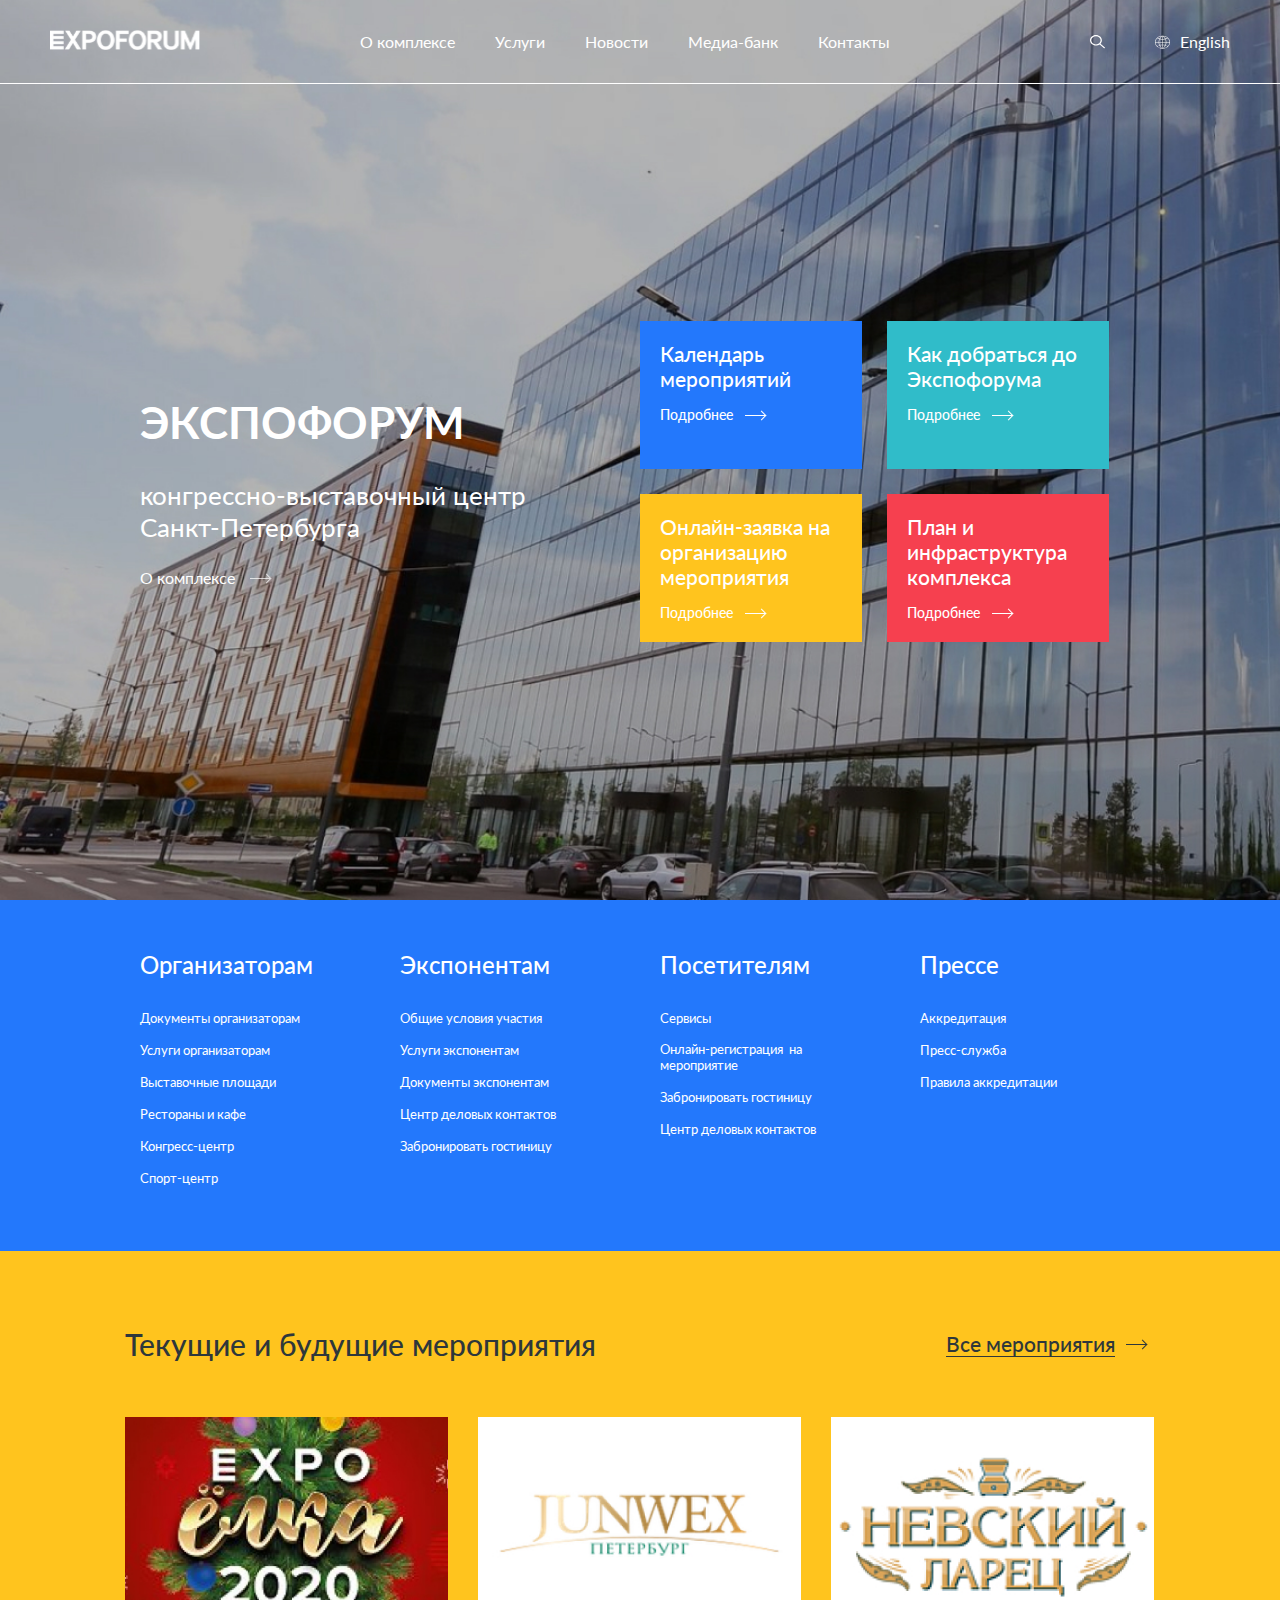
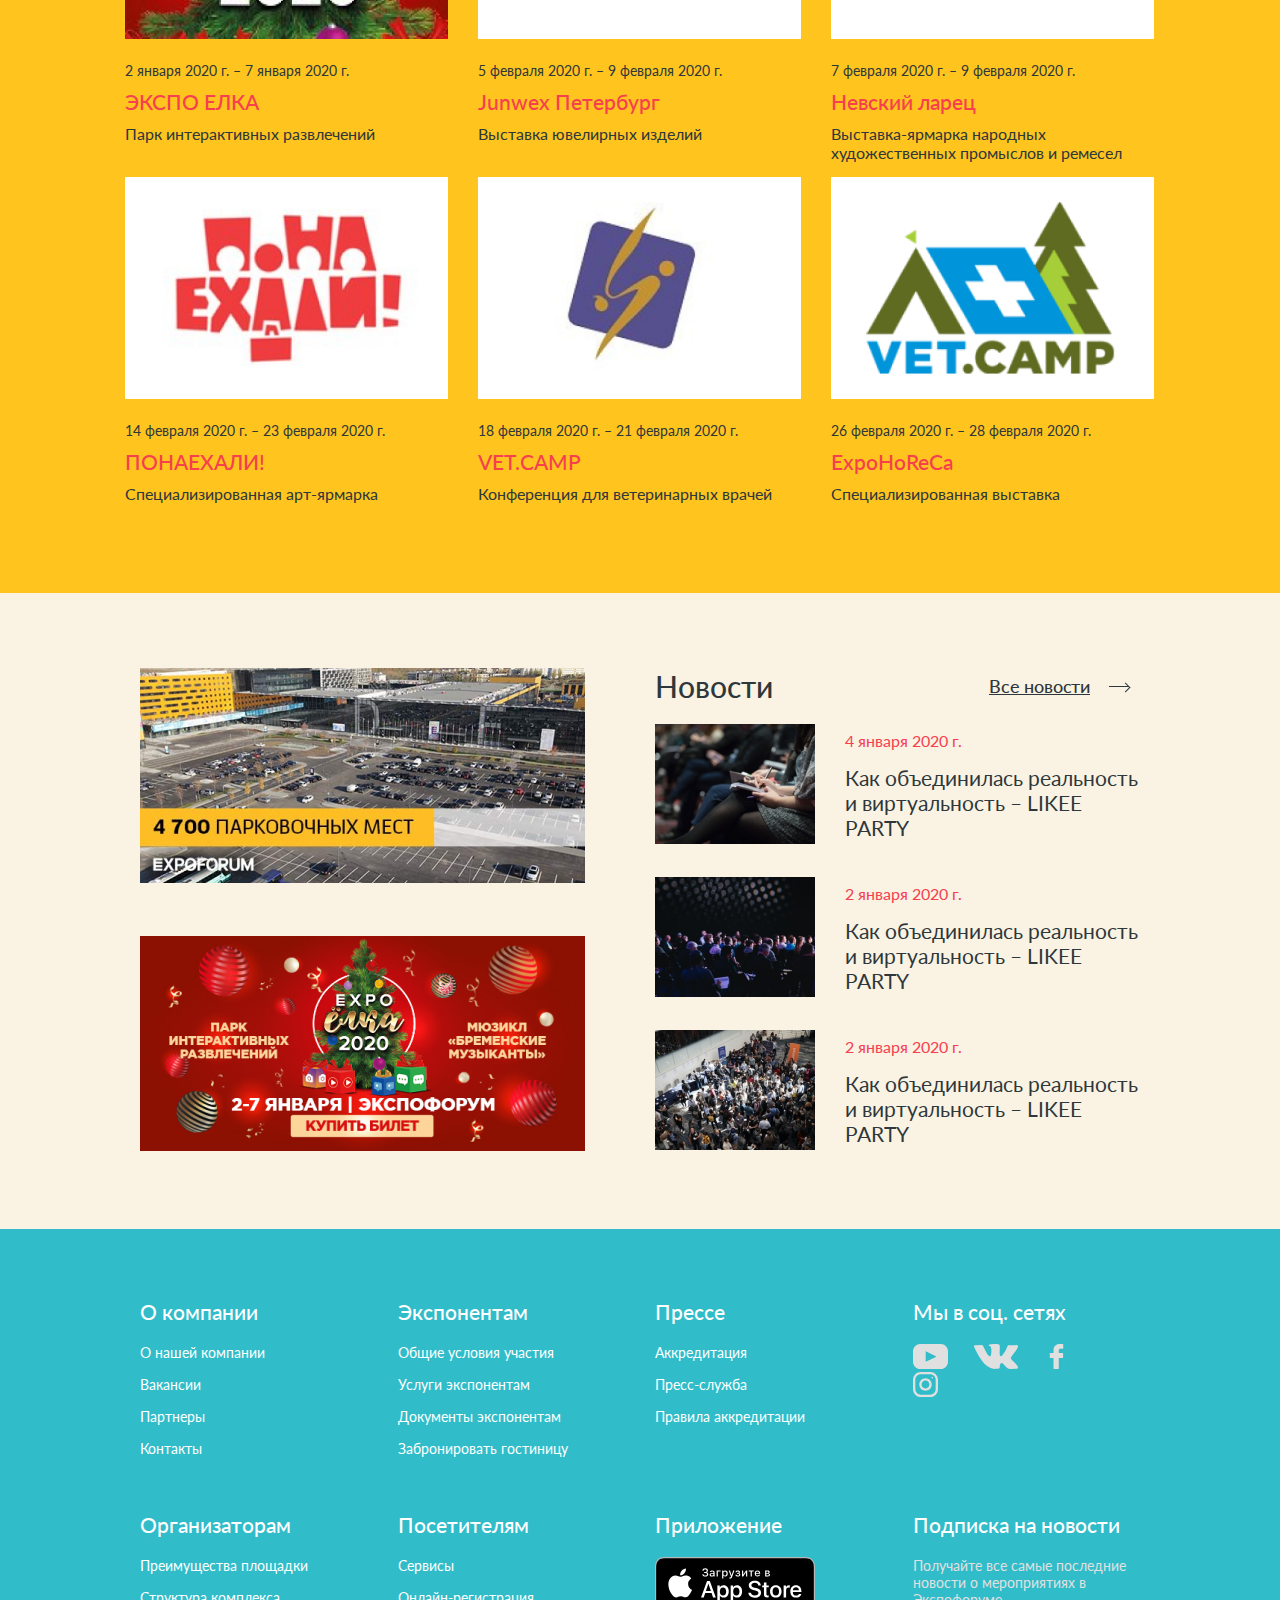
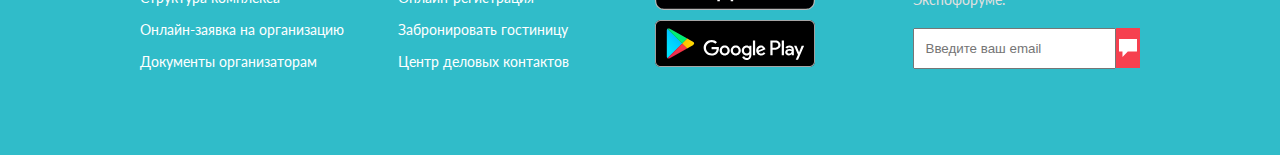
<file: ExpoForum/index.html>
<!DOCTYPE html>
<html lang="en">
<head>
	<meta charset="UTF-8">
	<title>ExpoForum</title>
	<meta name="viewport" content="width=device-width, initial-scale=1">
	<link rel="stylesheet" href="css/main.css">
	<link href="https://fonts.googleapis.com/css?family=Lato:400,700&display=swap" rel="stylesheet">
</head>
<body>
	<!-- Header start -->
	<div class="header">
		<div class="header_inner">
			<div class="logo"> 	
				<img class="header_logo" src="img/logo.svg" alt="">
			</div>

			<nav class="nav">
				<a class="nav_link" href="">О комплексе</a>
				<a class="nav_link" href="">Услуги</a>
				<a class="nav_link" href="">Новости</a>
				<a class="nav_link" href="">Медиа-банк</a>
				<a class="nav_link" href="">Контакты</a>
				
			</nav>
			<div class="search">
				<img class="search_logo" src="img/Search.svg" alt="">
				<div class="language">
					<img class="globe" src="img/Globe.svg" alt="">
					<a class="language_text" href="#">English</a>
				</div>
			</div>
		</div>
	</div>
	<!-- Header end -->
	<!-- Main Start -->
	<div class="main">
		<div class="container">
			<div class="main_inner">
				<div class="main__items">
					<div class="main__item">
						<div class="main__tittle">
							<h1>ЭКСПОФОРУМ</h1>
						</div>
						<div class="main__subtittle">
							<h3>конгрессно-выставочный центр Санкт-Петербурга</h3>
						</div>
						<div class="main__text">О комплексе</div>
					</div>
					<div class="main__item">
						<div class="main__boxes">
							<div class="main__box1">
								<div class="boxes__suptittle">
									<p>Календарь мероприятий</p>
								</div>
								<div class="boxes__text">
									<p>Подробнее</p>
								</div>
							</div>
							<div class="main__box1  box2">
								<div class="boxes__suptittle">
									<p>Как добраться до Экспофорума</p>
								</div>
								<div class="boxes__text">
									<p>Подробнее</p>
								</div>
							</div>
							<div class="main__box1 box3">
								<div class="boxes__suptittle">
									<p>Онлайн-заявка на организацию мероприятия</p>
								</div>
								<div class="boxes__text">
									<p>Подробнее</p>
								</div>
							</div>
							<div class="main__box1  box4">
								<div class="boxes__suptittle">
									<p>План и инфраструктура комплекса</p>
								</div>
								<div class="boxes__text">
									<p>Подробнее</p>
								</div>
							</div>
						</div>
					</div>
				</div>
			</div>
		</div>
	</div>
		<!-- Main End -->
		<!-- Services Start -->
	<div class="services">
		<div class="container">
			<div class="services__inner">
				<div class="services__item">
					<div class="services__name">Организаторам</div>
					<div class="services__list">
						<ul>
							<li><a class="list" href="#">Документы организаторам</a></li>
							<li><a class="list" href="#">Услуги организаторам</a></li>
							<li><a class="list" href="#">Выставочные площади</a></li>
							<li><a class="list" href="#">Рестораны и кафе</a></li>
							<li><a class="list" href="#">Конгресс-центр</a></li>
							<li><a class="list" href="#">Спорт-центр</a></li>
						</ul>
					</div>
				</div>
				<div class="services__item">
					<div class="services__name">Экспонентам</div>
					<div class="services__list">
						<ul>
							<li><a class="list" href="#">Общие условия участия</a></li>
							<li><a class="list" href="#">Услуги экспонентам</a></li>
							<li><a class="list" href="#">Документы экспонентам</a></li>
							<li><a class="list" href="#">Центр деловых контактов</a></li>
							<li><a class="list" href="#">Забронировать гостиницу</a></li>
						</ul>
					</div>
				</div>
				<div class="services__item">
					<div class="services__name">Посетителям</div>
					<div class="services__list">
						<ul>
							<li><a class="list" href="#">Сервисы</a></li>
							<li><a class="list list_long" href="#">Онлайн-регистрация  на мероприятие </a></li>
							<li><a class="list" href="#">Забронировать гостиницу</a></li>
							<li><a class="list" href="#">Центр деловых контактов</a></li>
						</ul>
					</div>
				</div>
				<div class="services__item">
					<div class="services__name">Прессе</div>
					<div class="services__list">
						<ul>
							<li><a class="list" href="#">Аккредитация</a></li>
							<li><a class="list" href="#">Пресс-служба</a></li>
							<li><a class="list" href="#">Правила аккредитации</a></li>
						</ul>
					</div>
				</div>
			</div>
		</div>
	</div>
		<!-- Services End -->
		<!-- Activity Start -->
	<div class="activity">
		<div class="container">
			<div class="activity__inner">
				<div class="activity__tittle">
					<div class="the_present_activity">
						<p>Текущие и будущие мероприятия</p>
					</div>
					<div class="all_activity">
						<p>Все мероприятия</p>
					</div>
				</div>
				<div class="activity__items">
					<div class="activity__item">
						<div class="activity__img">
							<img class="activ__icn" src="img/elka.jpg" alt="">
						</div>
						<div class="activity__data">
							<p>2 января 2020 г. – 7 января 2020 г.</p>
						</div>
						<div class="activity__name">
							<p>ЭКСПО ЕЛКА</p>
						</div>
						<div class="activity__place">
							<p>Парк интерактивных развлечений</p>
						</div>
					</div>
					<div class="activity__item">
						<div class="activity__img">
							<img class="activ__icn" src="img/junwex.jpg" alt="">
						</div>
						<div class="activity__data">
							<p>5 февраля 2020 г. – 9 февраля 2020 г.</p>
						</div>
						<div class="activity__name">
							<p>Junwex Петербург</p>
						</div>
						<div class="activity__place">
							<p>Выставка ювелирных изделий</p>
						</div>
					</div>
					<div class="activity__item">
						<div class="activity__img">
							<img class="activ__icn" src="img/nevski.jpg" alt="">
						</div>
						<div class="activity__data">
							<p>7 февраля 2020 г. – 9 февраля 2020 г.</p>
						</div>
						<div class="activity__name">
							<p>Невский ларец</p>
						</div>
						<div class="activity__place">
							<p>Выставка-ярмарка народных художественных промыслов и ремесел</p>
						</div>
					</div>
					<div class="activity__item">
						<div class="activity__img">
							<img class="activ__icn" src="img/ponaexali.jpg" alt="">
						</div>
						<div class="activity__data">
							<p>14 февраля 2020 г. – 23 февраля 2020 г.</p>
						</div>
						<div class="activity__name">
							<p>ПОНАЕХАЛИ!</p>
						</div>
						<div class="activity__place">
							<p>Специализированная арт-ярмарка</p>
						</div>
					</div>
					<div class="activity__item">
						<div class="activity__img">
							<img class="activ__icn" src="img/vet-camp.jpg" alt="">
						</div>
						<div class="activity__data">
							<p>18 февраля 2020 г. – 21 февраля 2020 г.</p>
						</div>
						<div class="activity__name">
							<p>VET.CAMP</p>
						</div>
						<div class="activity__place">
							<p>Конференция для ветеринарных врачей</p>
						</div>
					</div>
					<div class="activity__item">
						<div class="activity__img">
							<img class="activ__icn" src="img/vet_cump.jpg" alt="">
						</div>
						<div class="activity__data">
							<p>26 февраля 2020 г. – 28 февраля 2020 г.</p>
						</div>
						<div class="activity__name">
							<p>ExpoHoReCa</p>
						</div>
						<div class="activity__place">
							<p>Специализированная выставка</p>
						</div>
					</div>
				</div>
			</div>
		</div>
	</div>
		<!-- Activity End -->
		<!-- News Start -->
	<div class="news">
		<div class="container">
			<div class="news__inner">
				<div class="news__items">
					<div class="news__item">
						<div class="news__icon">
							<img class="news_photo1" src="img/parking.jpg" alt="">
							<img class="news_photo2" src="img/ticket.jpg" alt="">
						</div>
					</div>
					<div class="news__item">
						<div class="news__subtittle">
							<div class="news__tittle">Новости</div>
							<div class="news__text">Все новости</div>
						</div>
						<div class="news__main">
							<div class="news__logo">
								<img class="new_photo" src="img/1.jpg" alt="">
							</div>
							<div class="news_information">
								<div class="data">
									<p>4 января 2020 г.</p>
								</div>
								<div class="information">
									<p>Как объединилась реальность и виртуальность – LIKEE PARTY</p>
								</div>
							</div>
						</div>
						<div class="news__main">
							<div class="news__logo">
								<img class="new_photo" src="img/2.jpg" alt="">
							</div>
							<div class="news_information">
								<div class="data">
									<p>2 января 2020 г.</p>
								</div>
								<div class="information">
									<p>Как объединилась реальность и виртуальность – LIKEE PARTY</p>
								</div>
							</div>
						</div>
						<div class="news__main">
							<div class="news__logo">
								<img class="new_photo" src="img/3.jpg" alt="">
							</div>
							<div class="news_information">
								<div class="data">
									<p>2 января 2020 г.</p>
								</div>
								<div class="information">
									<p>Как объединилась реальность и виртуальность – LIKEE PARTY</p>
								</div>
							</div>
						</div>
					</div>
				</div>
			</div>
		</div>
	</div>
	<!-- News--End -->
	<!-- Footer Start -->
	<div class="footer">
		<div class="container">
			<div class="footer__inner">
				<div class="footer__items">
					<div class="footer__item"> 	<!-- Item num one -->
						<div class="footer__tittle">О компании</div>
						<div class="footer__list">
							<ul>
								<li><a class="footer_link" href="#">О нашей компании</a></li>
								<li><a class="footer_link" href="#">Вакансии</a></li>
								<li><a class="footer_link" href="#">Партнеры</a></li>
								<li><a class="footer_link" href="#">Контакты</a></li>
							</ul>
						</div>
					</div> <!-- Item num one -->
					<div class="footer__item"> <!-- Item num two -->
						<div class="footer__tittle">Экспонентам</div>
						<div class="footer__list">
							<ul>
								<li><a class="footer_link" href="#">Общие условия участия</a></li>
								<li><a class="footer_link" href="#">Услуги экспонентам</a></li>
								<li><a class="footer_link" href="#">Документы экспонентам</a></li>
								<li><a class="footer_link" href="#">Забронировать гостиницу</a></li>
							</ul>
						</div>
					</div> <!-- Item num two -->
					<div class="footer__item"> <!-- Item num there -->
						<div class="footer__tittle">Прессе</div>
						<div class="footer__list">
							<ul>
								<li><a class="footer_link" href="#">Аккредитация</a></li>
								<li><a class="footer_link" href="#">Пресс-служба</a></li>
								<li><a class="footer_link" href="#">Правила аккредитации</a></li>
							</ul>
						</div>
					</div> <!-- Item num there -->
					<div class="footer__item"> <!-- Item num four -->
						<div class="footer__tittle">Мы в соц. сетях</div>
						<div class="footer__network">
							<img class="network_icon" src="img/youtube.svg" alt="">
							<img class="network_icon" src="img/VK.svg" alt="">
							<img class="network_icon" src="img/facebook-logo.svg" alt="">
							<img class="network_icon" src="img/instagram.svg" alt="">
						</div>
					</div> <!-- Item num four -->
					<div class="footer__item"> 	<!-- Item num five -->
						<div class="footer__tittle">Организаторам</div>
						<div class="footer__list">
							<ul>
								<li><a class="footer_link" href="#">Преимущества площадки</a></li>
								<li><a class="footer_link" href="#">Структура комплекса</a></li>
								<li><a class="footer_link" href="#">Онлайн-заявка на организацию</a></li>
								<li><a class="footer_link" href="#">Документы организаторам</a></li>
							</ul>
						</div>
					</div> <!-- Item num five -->
					<div class="footer__item"> 	<!-- Item num six -->
						<div class="footer__tittle">Посетителям</div>
						<div class="footer__list">
							<ul>
								<li><a class="footer_link" href="#">Сервисы</a></li>
								<li><a class="footer_link" href="#">Онлайн-регистрация</a></li>
								<li><a class="footer_link" href="#">Забронировать гостиницу</a></li>
								<li><a class="footer_link" href="#">Центр деловых контактов</a></li>
							</ul>
						</div>
					</div> <!-- Item num six -->
					<div class="footer__item"> 	<!-- Item num seven -->
						<div class="footer__tittle">Приложение</div>
						<div class="footer__applications">
							<img class="application" src="img/App Store.svg" alt="">
							<img class="application" src="img/google play.svg" alt="">
						</div>
					</div> <!-- Item num seven -->
						<div class="footer__item"> 	<!-- Item num seven -->
						<div class="footer__tittle">Подписка на новости</div>
						<div class="footer__subscription">
							<div class="subscription__text">
								<p>Получайте все самые последние новости о мероприятиях в Экспофоруме.</p>
							</div>
							<div class="footer__form">
								<input class="input" type="email" placeholder="Введите ваш email">
								<div class="footer_comment">
									<img class="comment_icon" src="img/rectangular-speech-bubble.svg" alt="">
								</div>
							</div>
						</div>
					</div> <!-- Item num seven -->
				</div>
			</div>
		</div>
	</div>
	<!-- Footer end -->
</body>
</html>
</file>
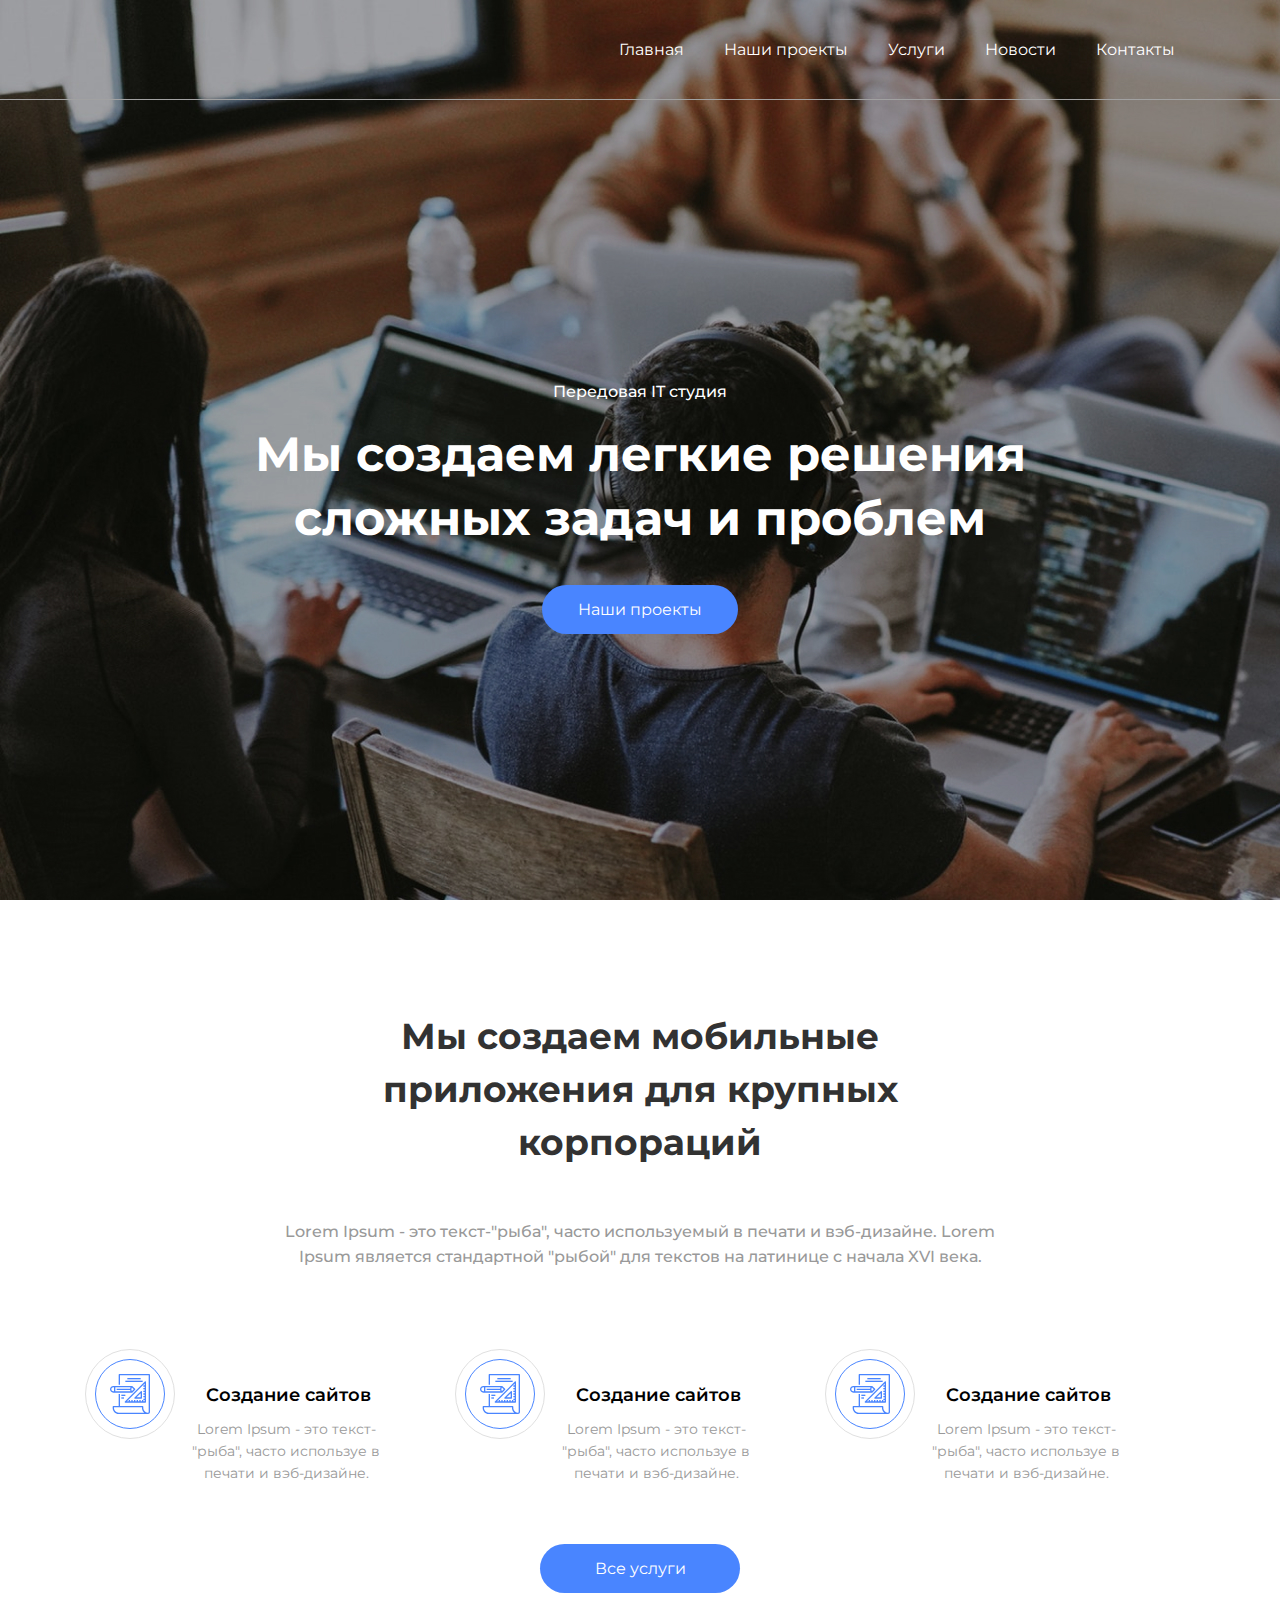
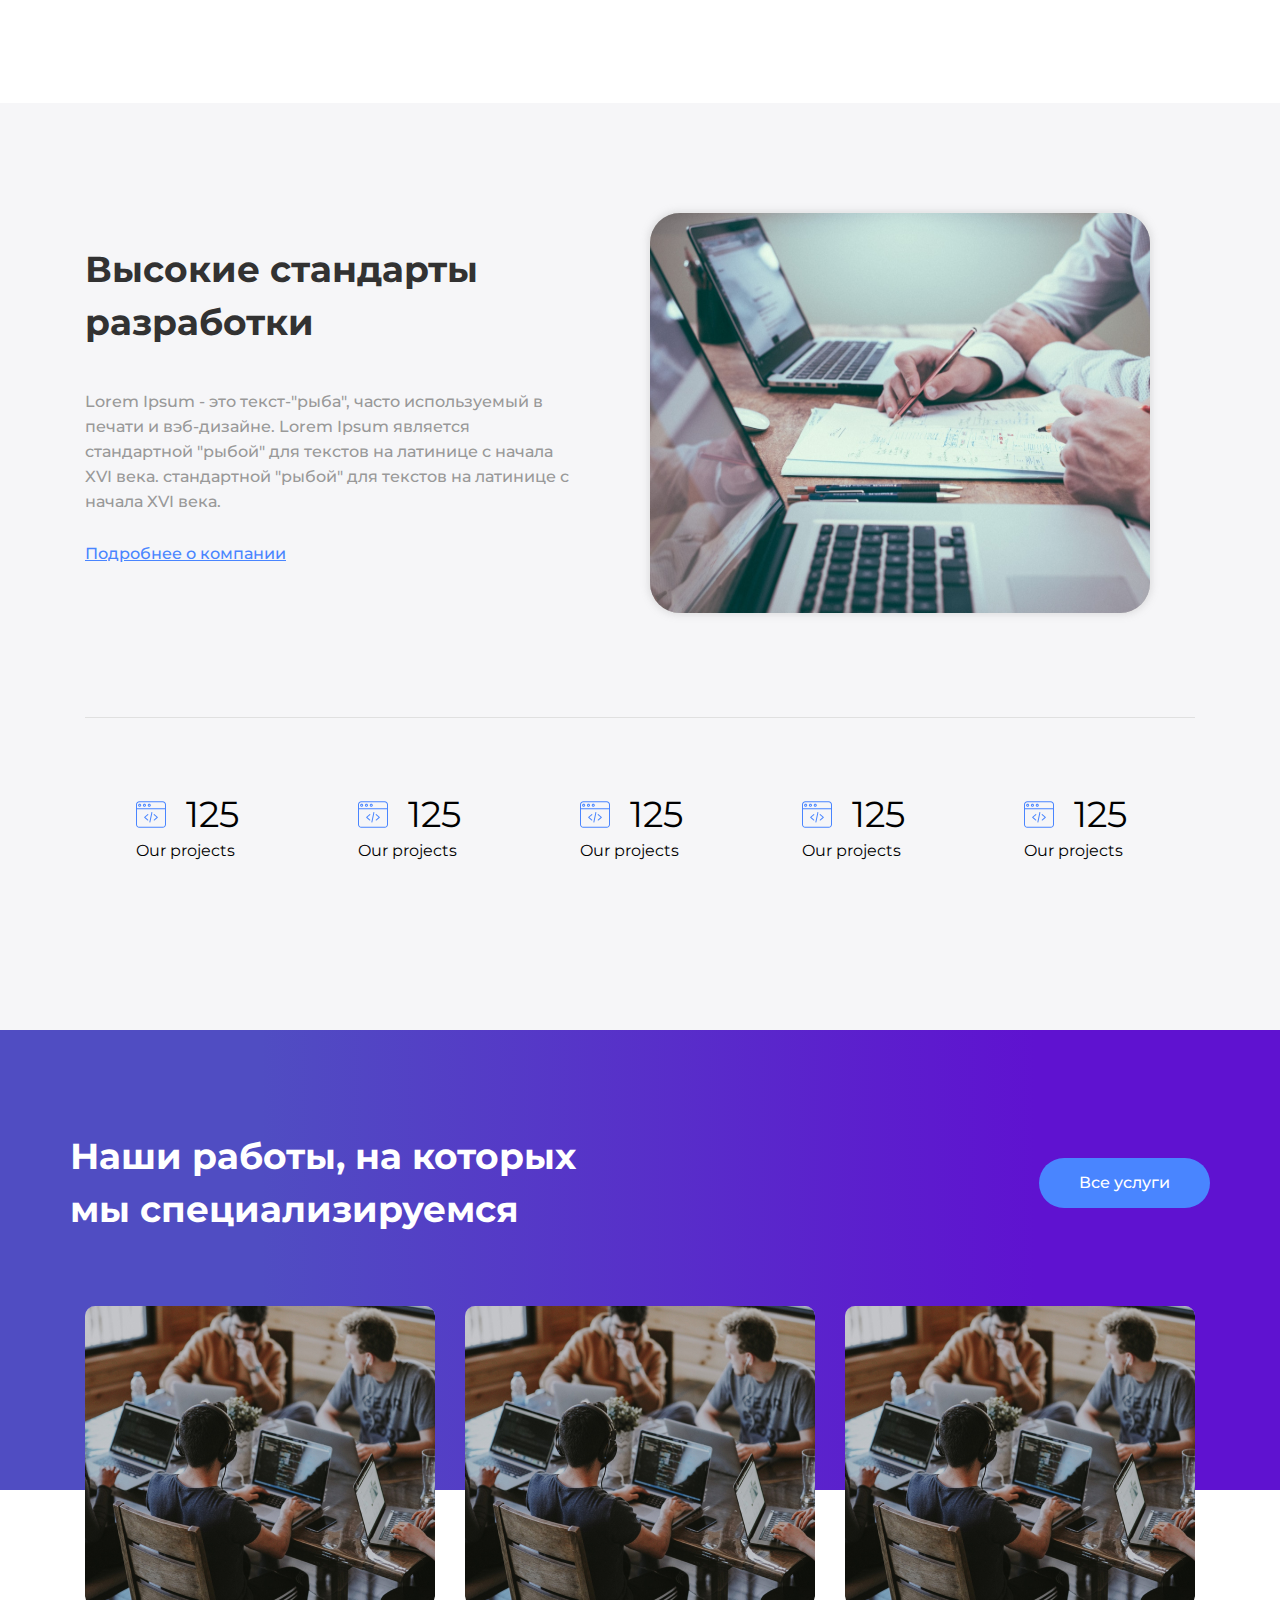
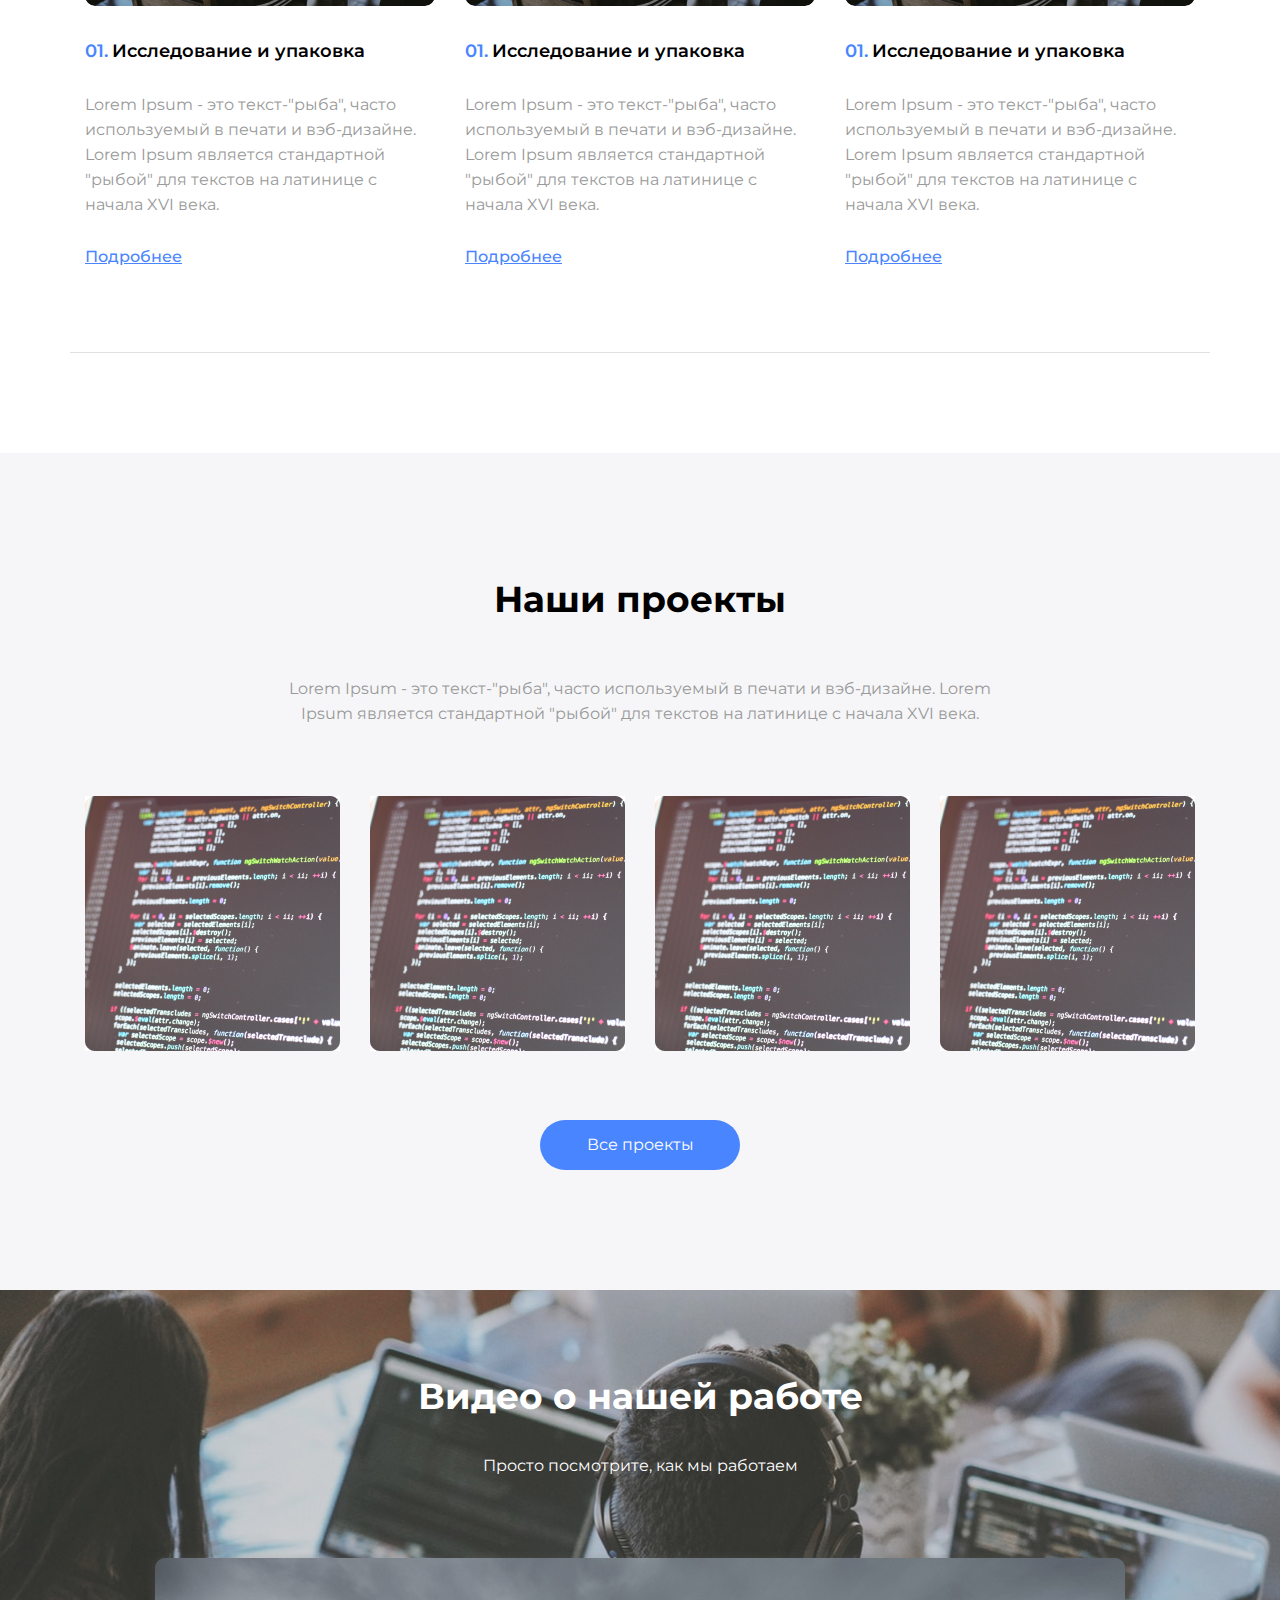
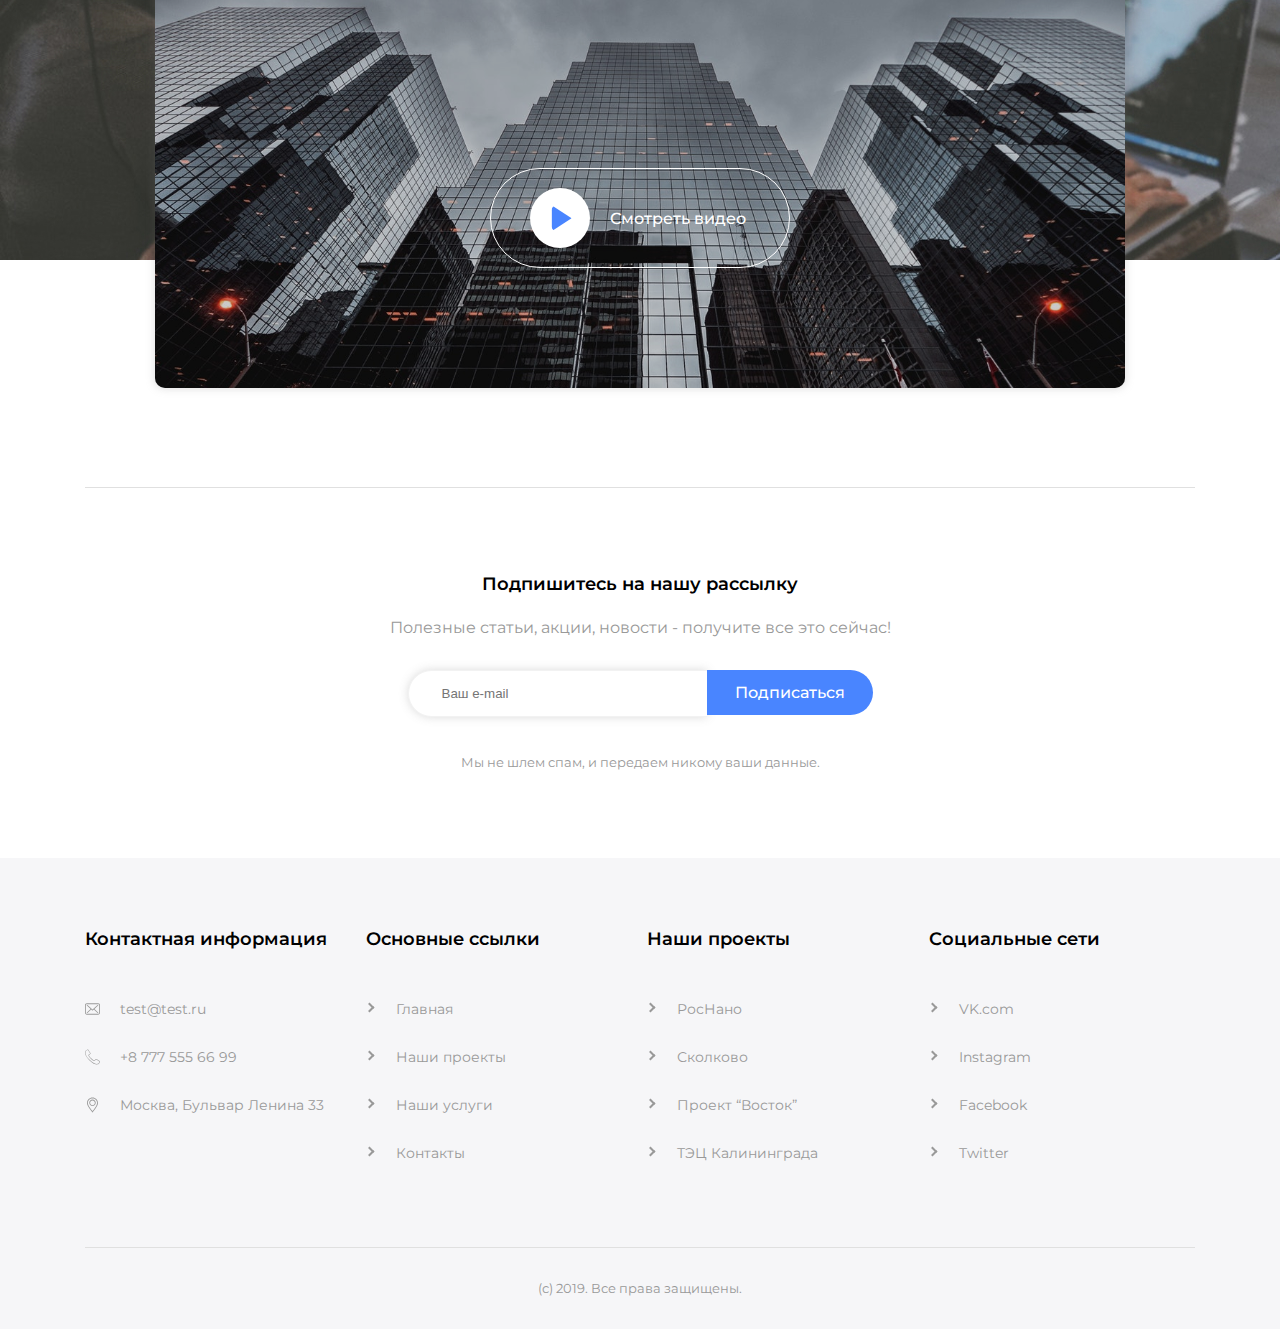
<file: ITStudio/index.html>
<!DOCTYPE html>
<html lang="en">
<head>
	<meta charset="UTF-8">
	<meta name="viewport" content="width=device-width, initial-scale=1">
	<title>IT_Studio</title>
	<link rel="stylesheet" href="css/main.css">
	<link href="https://fonts.googleapis.com/css?family=Montserrat:400,500,700&display=swap" rel="stylesheet">
	<link rel="stylesheet" href="css/media1200.css">
	<link rel="stylesheet" href="css/media1024.css">
	<link rel="stylesheet" href="css/media768.css">
	<link rel="stylesheet" href="css/media640.css">
	<link rel="stylesheet" href="css/media480.css">
</head>
<body>
		<!-- Header  section Start -->
	<header class="header">
		<div class="container">
			<div class="header__inner">
				<nav class="nav">
					<a class="nav__link" href="#">Главная</a>
					<a class="nav__link" href="#">Наши проекты</a>
					<a class="nav__link" href="#">Услуги</a>
					<a class="nav__link" href="#">Новости</a>
					<a class="nav__link" href="#">Контакты</a>
				</nav>
				<!-- Кнопка для мобільной навігації -->
				<div id="menu-togle" class="menu-icon">
					<div class="menu-icon-line"></div>
				</div>
				<!-- Мобильная нагивация -->
				<div id="mobile-nav" class="mobile-nav">
					<nav class="mobile-nav__list">
						<a class="mobile-nav__link" href="#">Главная</a>
						<a class="mobile-nav__link" href="#">Наши проекты</a>
						<a class="mobile-nav__link" href="#">Услуги</a>
						<a class="mobile-nav__link" href="#">Новости</a>
						<a class="mobile-nav__link" href="#">Контакты</a>
					</nav>
				</div>
			</div>
		</div>
	</header>
	<!-- Header  section End -->

	<!-- Intro section Start -->
	<div class="intro">
		<div class="container">
			<div class="intro__inner">
				<div class="intro__subtittle">
					<h5 class="intro__subtext">Передовая IT студия</h5>
				</div>
				<div class="intro__tittle">
					<h1 class="intro__text">Мы создаем легкие решения сложных задач и проблем</h1>
				</div>
				<a class="intro__button" href="#">Наши проекты</a>
			</div>
		</div>
	</div>
	<!-- Intro section End -->

	<!-- Services section Start -->
	<div class="services">
		<div class="container">
			<div class="services__inner">
				<div class="services__tittle">
					<h2 class="serv__tittle">Мы создаем мобильные приложения для крупных корпораций</h2>
				</div>
				<div class="services__suptittle">
					<p class="serv__text">Lorem Ipsum - это текст-"рыба", часто используемый в печати и вэб-дизайне. Lorem Ipsum является стандартной "рыбой" для текстов на латинице с начала XVI века. </p>
				</div>

				<div class="services__items">
					<div class="services__item">
						<div class="services__icon">
							<div class="elipse1">
								<div class="elipse2">
									<img class="serv_img" src="img/project.svg" alt="">
								</div>
							</div>
						</div>
						<div class="services__name">Создание сайтов</div>
						<div class="services__text">
							Lorem Ipsum - это текст- "рыба", часто используе в печати и вэб-дизайне.
						</div>
					</div>
					<div class="services__item">
						<div class="services__icon">
							<div class="elipse1">
								<div class="elipse2">
									<img class="serv_img" src="img/project.svg" alt="">
								</div>
							</div>
						</div>
						<div class="services__name">Создание сайтов</div>
						<div class="services__text">
							Lorem Ipsum - это текст- "рыба", часто используе в печати и вэб-дизайне.
						</div>
					</div>
					<div class="services__item">
						<div class="services__icon">
							<div class="elipse1">
								<div class="elipse2">
									<img class="serv_img" src="img/project.svg" alt="">
								</div>
							</div>
						</div>
						<div class="services__name">Создание сайтов</div>
						<div class="services__text">
							Lorem Ipsum - это текст- "рыба", часто используе в печати и вэб-дизайне.
						</div>
					</div>
				</div>
				<a class="services__button" href="#">Все услуги</a>
			</div>	
		</div>
	</div>
	<!-- Services section End -->

	<!-- Company section Start -->
	<div class="company">
		<div class="container">
			<div class="company__inner">
				<div class="company_items">
					<div class="company__item">
						<div class="company__name">Высокие стандарты разработки</div>
						<div class="company__text">Lorem Ipsum - это текст-"рыба", часто используемый в печати и вэб-дизайне. Lorem Ipsum является стандартной "рыбой" для текстов на латинице с начала XVI века.  стандартной "рыбой" для текстов на латинице с начала XVI века. </div>
						<a class="company__link" href="#">Подробнее о компании</a>
					</div>
					<div class="company__item">
						<img class="company__icn" src="img/company.svg" alt="">
					</div>
				</div>
				<div class="company__projects">
					<div class="project_item">
						<div class="project">
							<img src="img/web-programming.svg" alt="">
							<div class="project__number">125</div>	
							<div class="project__text">Our projects</div>	
						</div>
						<div class="project">
							<img src="img/web-programming.svg" alt="">
							<div class="project__number">125</div>	
							<div class="project__text">Our projects</div>	
						</div>
						<div class="project">
							<img src="img/web-programming.svg" alt="">
							<div class="project__number">125</div>	
							<div class="project__text">Our projects</div>	
						</div>
						<div class="project">
							<img src="img/web-programming.svg" alt="">
							<div class="project__number">125</div>	
							<div class="project__text">Our projects</div>	
						</div>
						<div class="project">
							<img src="img/web-programming.svg" alt="">
							<div class="project__number">125</div>	
							<div class="project__text">Our projects</div>	
						</div>
					</div>
				</div>
			</div>
		</div>
	</div>
	<!-- Company section End -->

	<!-- Works section Start -->
	<div class="works">
		<div class="container">
			<div class="works__inner">
				<div class="works__sup">
					<div class="works__tittle">Наши работы, на которых мы специализируемся</div>
					<a class="works__button" href="#">Все услуги</a>
				</div>
				<div class="works__sub">
					<div class="works__item">
						<img class="works__icn" src="img/works.jpg" alt="">
						<div class="name">
							<span class="works__number">01.</span>
							<span class="works__name">Исследование и упаковка</span>
						</div>
						<div class="works__text">Lorem Ipsum - это текст-"рыба", часто используемый в печати и вэб-дизайне. Lorem Ipsum является стандартной "рыбой" для текстов на латинице с начала XVI века.</div>
						<a class="works__link" href="#">Подробнее</a>
					</div>
					<div class="works__item">
						<img class="works__icn" src="img/works.jpg" alt="">
						<div class="name">
							<span class="works__number">01.</span>
							<span class="works__name">Исследование и упаковка</span>
						</div>
						<div class="works__text">Lorem Ipsum - это текст-"рыба", часто используемый в печати и вэб-дизайне. Lorem Ipsum является стандартной "рыбой" для текстов на латинице с начала XVI века.</div>
						<a class="works__link" href="#">Подробнее</a>
					</div>
					<div class="works__item">
						<img class="works__icn" src="img/works.jpg" alt="">
						<div class="name">
							<span class="works__number">01.</span>
							<span class="works__name">Исследование и упаковка</span>
						</div>
						<div class="works__text">Lorem Ipsum - это текст-"рыба", часто используемый в печати и вэб-дизайне. Lorem Ipsum является стандартной "рыбой" для текстов на латинице с начала XVI века.</div>
						<a class="works__link" href="#">Подробнее</a>
					</div>
				</div>
			</div>
		</div>
	</div>

	<!-- Works section End -->

	<!-- Jobs section Start -->
	<div class="jobs">
		<div class="container">
			<div class="jobs__inner">
				<div class="jobs__tittle">Наши проекты</div>
				<div class="jobs__subtittle">Lorem Ipsum - это текст-"рыба", часто используемый в печати и вэб-дизайне. Lorem Ipsum является стандартной "рыбой" для текстов на латинице с начала XVI века. </div>
				<div class="jobs__items">
					<div class="jobs__item">
						<img class="jobs__icon" src="img/project.jpg" alt="">
					</div>	
					<div class="jobs__item">
						<img class="jobs__icon" src="img/project.jpg" alt="">
					</div>	
					<div class="jobs__item">
						<img class="jobs__icon" src="img/project.jpg" alt="">
					</div>	
					<div class="jobs__item">
						<img class="jobs__icon" src="img/project.jpg" alt="">
					</div>	
				</div>
				<a class="jobs__button" href="#">Все проекты</a>
			</div>	
		</div>
	</div>
	<!-- Jobs section End -->

	<!-- Video section Start -->
	<div class="video">
		<div class="container">
			<div class="video__inner">
				<div class="video__tittle">Видео о нашей работе</div>
				<div class="video__subtittle">Просто посмотрите, как мы работаем</div>
				<div class="video__image">
					<img class="video_icn" src="img/video2.svg" alt="">	
					<div class="video__work">
						<div class="youtube">
							<div class="elipse">
								<div class="triger"></div>
							</div>
							<a class="video__button" href="">Смотреть видео</a>
						</div>
					</div>
				</div>
			</div>
		</div>
	</div>
	<!-- Video section End -->

	<!-- subscription section Start -->
	<div class="subscription">
		<div class="container">
			<div class="subscription__inner">
				<div class="subscription__tittle">Подпишитесь на нашу рассылку</div>
				<div class="subscription__subtittle">Полезные статьи, акции, новости - получите все это сейчас!</div>
				<div class="subscription__button">
					<input class="subscription_form"  type="text" name="" id="" placeholder="Ваш e-mail">
					<a class="subscription_btn" href="#">Подписаться</a>
				</div>
				<div class="subscription__text">Мы не шлем спам, и передаем никому ваши данные.</div>
			</div>
		</div>
	</div>
	<!-- subscription section End -->

	<!-- Footer__link Start -->
	<footer class="footer">
		<div class="container">
			<div class="footer_sup">
				<div class="footer__item">
					<div class="footer_name">Контактная информация</div>
					<div class="footer_link">
						<div class="information">
							<img class="information__icn" src="img/envelope.svg" alt="">
							<ul class="inform__link">
								<li><a class="linked" href="test@test.ru">test@test.ru</a></li>
							</ul>
						</div>
						<div class="information">
							<img class="information__icn" src="img/telephone.svg" alt="">
							<ul class="inform__link">
								<li><a class="linked" href="+8 777 555 66 99">+8 777 555 66 99</a></li>
							</ul>
						</div>
						<div class="information">
							<img class="information__icn" src="img/placeholder.svg" alt="">
							<ul class="inform__link">
								<li><a class="linked" href="Москва, Бульвар Ленина 33">Москва, Бульвар Ленина 33</a></li>
							</ul>
						</div>
					</div>
				</div>
				<div class="footer__item">
					<div class="footer_name">Основные ссылки</div>
					<div class="footer_link">
						<div class="basic__link">
							<ul class="bas__link">
								<li><a class="linked linked--active" href="Главная">Главная</a></li>
							</ul>
						</div>
						<div class="basic__link">
							<ul class="bas__link">
								<li><a class="linked linked--active" href="Главная">Наши проекты</a></li>
							</ul>
						</div>
						<div class="basic__link">
							<ul class="bas__link">
								<li><a class="linked linked--active" href="Главная">Наши услуги</a></li>
							</ul>
						</div>
						<div class="basic__link">
							<ul class="bas__link">
								<li><a class="linked linked--active" href="Главная">Контакты</a></li>
							</ul>
						</div>
					</div>
				</div>
				<div class="footer__item">
					<div class="footer_name">Наши проекты</div>
					<div class="footer_link">
						<div class="basic__link">
							<ul class="bas__link">
								<li><a class="linked linked--active" href="Главная">РосНано</a></li>
							</ul>
						</div>
						<div class="basic__link">
							<ul class="bas__link">
								<li><a class="linked linked--active" href="Главная">Сколково</a></li>
							</ul>
						</div>
						<div class="basic__link">
							<ul class="bas__link">
								<li><a class="linked linked--active" href="Главная">Проект “Восток”</a></li>
							</ul>
						</div>
						<div class="basic__link">
							<ul class="bas__link">
								<li><a class="linked linked--active" href="Главная">ТЭЦ Калининграда</a></li>
							</ul>
						</div>
					</div>
				</div>
				<div class="footer__item">
					<div class="footer_name">Социальные сети</div>
					<div class="footer_link">
						<div class="basic__link">
							<ul class="bas__link">
								<li><a class="linked linked--active" href="Главная">VK.com</a></li>
							</ul>
						</div>
						<div class="basic__link">
							<ul class="bas__link">
								<li><a class="linked linked--active" href="Главная">Instagram</a></li>
							</ul>
						</div>
						<div class="basic__link">
							<ul class="bas__link">
								<li><a class="linked linked--active" href="Главная">Facebook</a></li>
							</ul>
						</div>
						<div class="basic__link">
							<ul class="bas__link">
								<li><a class="linked linked--active" href="Главная">Twitter</a></li>
							</ul>
						</div>
					</div>
				</div>
			</div>
			<div class="footer__sub">
				<p class="footerSub__text">(с) 2019. Все права защищены.</p>
			</div>
		</div>
	</footer>
		<!-- Footer__link Start -->

	<script src='css/main.js'></script>
</body>
</html>
</file>
<file: ExpoForum/css/main.css>
body {
	font-family: 'Lato', sans-serif;
	margin: 0;
	font-size: 14px;
}

*,
*:before,
*:after {
	box-sizing: border-box;
}
h1, h2, h3, h4, h5 {
	margin: 0;
	padding: 0;
}
ul, p {
	margin: 0;
}
/*------Container-------*/
.container {
	width: 100%;
	margin: 0 auto;
	max-width: 1060px;
	padding: 0 15px;
}

/*-------Header-------*/
.header {
	width: 100%;
	border-bottom: 1px solid #FFFFFF;
	position: absolute;
	top: 0;
	left: 0;
	z-index: 1;
	padding: 0 50px;
}

.header_inner {
	display: flex;
	justify-content: space-between;
	align-items: center;
	padding: 30px 0;
}
.header_logo {
	width: 150px;
}
.nav {
	display: flex;
}
.nav_link {
	display: inline-block;
	vertical-align: top;
	margin-right: 40px;
	font-size: 16px;
	font-weight: normal;
	color: #fff;
	text-decoration: none;
	transition: opacity .2s linear;
}
.search {
	display: flex;
	cursor: pointer;
}
.search_logo {
	width: 15px;
}
.language {
	display: flex;
	margin-left: 50px;
	align-items: center;
}
.globe {
	width: 15px;
}
.language a {
	padding-left: 10px;
}
.language_text {
	font-size: 16px;
	font-weight: normal;
	color: #fff;
	text-decoration: none;
}
/*------Main----------*/
.main {
	display: flex;
	flex-direction: column;
	justify-content: center;
	width: 100%;
	height: 100vh;
	padding-top: 88px;
	background: url(../img/bgc.jpg) no-repeat, center;
	-webkit-background-size: cover;
	background-size: cover;
}
.main__items {
	width: 100%;
	max-width: 1030px;
	display: flex;
	margin: 0 auto;
}
.main__item {
	width: 500px;
	display: flex;
	padding: 0 15px;
	justify-content: center;
	flex-direction: column;
	flex-wrap: wrap;
}
.main__tittle h1 {
	font-size: 44px;
	font-weight: bold;
	text-transform: uppercase;
	color: #fff;
	margin-bottom: 35px;
	line-height: 43px;
}
.main__subtittle h3 {
	font-size: 26px;
	font-weight: normal;
	color: #fff;
	
	margin-bottom: 25px;
}
.main__text {
	font-size: 16px;
	font-weight: normal;
	color: #fff;
	position: relative;
}
.main__text:before {
	content: '';
	display: block;
	position: absolute;
	top: 50%;
	left: 110px;
	width: 20px;
	height: 1px;
	opacity: .7;
	background-color: #fff;
	z-index: 2;
}
.main__text:after {
	content: '';
	display: block;
	width: 7px;
	height: 7px;
	position: absolute;
	top: 36%;
	left: 123px;
	opacity: .7;
	border-top: 1px solid #fff;
	border-right: 1px solid #fff;
	transform: rotate(45deg);	
}
.main__boxes {
	display: flex;
	flex-wrap: wrap;
}
.main__box1 {
	width: 222px;
	height: 148px;
	background-color: #2378FC;
	margin-bottom: 25px;
	margin-right: 25px;
	padding: 20px;
}
.boxes__suptittle p {
	font-size: 21px;
	font-weight: 500;
	color: #fff;
	margin-bottom: 15px;
}
.boxes__text p {
	font-size: 14px;
	font-weight: 500;
	color: #fff;
	position: relative;
}
.boxes__text p:before {
	content: '';
	display: block;
	position: absolute;
	top: 50%;
	left: 85px;
	width: 20px;
	height: 1px;
	background-color: #fff;
	z-index: 2;
}
.boxes__text p:after {
	content: '';
	display: block;
	width: 7px;
	height: 7px;	
	position: absolute;
	top: 34%;
	left: 98px;
	border-top: 1px solid #fff;
	border-right: 1px solid #fff;
	transform: rotate(45deg);	
}
 .box2 {
 	margin-right: 0;
	background-color:#30BCC9;
}
.box3 {
	background-color: #FFC41E;
}
.box4 {
	margin-right: 0;
	background-color: #F6404F;
}

/*-------Services-------*/

.services {
	width: 100%;
	padding: 50px 0;
	background-color: #2378FC;
}

.services__inner {
	display: flex;
	justify-content: space-between;

}
.services__item {
	width: 250px;
	padding: 0 15px;
}
.services__name {
	font-size: 24px;
	font-weight: 500;
	color: #fff;
	margin-bottom: 30px;

}
.services__list ul {
	padding-left: 0;
	list-style-type: none;
}
.list {
	display: inline-block;
	font-size: 13px;
	margin-bottom: 15px;
	color: #fff;
	position: relative;
	text-decoration: none;

}
.list:after {
	content: '';
	opacity: 0;
	width: 100%;
	height: 1px;
	background-color: #FFC41E;
	position: absolute;
	top: 100%;
	left: 0;
	z-index: 2;
	transition: opacity .1s linear;
}
.list_long:after {
	width: 143px;
}
.list:hover {
	color:#FFC41E;
}
.list:hover:after {
	opacity: 1;
}

/*------Activity-------*/

.activity {
	width: 100%;
	padding: 75px 0;
	background-color: #FFC41E;
}
.activity__tittle {
	display: flex;
	justify-content: space-between;
	align-items: center;
	margin-bottom: 55px;
}
.the_present_activity p {
	font-size: 30px;
	font-weight: 500;
	color: #2E373B;
}
.all_activity {
	font-size: 21px;
	font-weight: 500;
	color: #2E373B;
	border-bottom: 1px solid #2E373B;
	position: relative;
	margin-right: 40px;
}
.all_activity p:before {
	content: '';
	display: block;
	position: absolute;
	top: 50%;
	left: 180px;
	width: 20px;
	height: 1px;
	background-color: #2E373B;
	z-index: 2;
}
.all_activity p:after {
	content: '';
	display: block;
	width: 7px;
	height: 7px;	
	position: absolute;
	top: 38%;
	left: 193px;
	border-top: 1px solid #2E373B;
	border-right: 1px solid #2E373B;
	transform: rotate(45deg);
}
.activity__items {
	display: flex;
	flex-wrap: wrap;
	margin: 0 -15px;
}
.activity__item {
	width: 323px;
	margin: 0 15px;
	margin-bottom: 15px;
}
.activ__icn {
	width: 323px;
	height: 222px;
}
.activity__data {
	font-size: 14px;
	font-weight: normal;
	color: #2E373B;
	margin-top: 20px;
	margin-bottom: 10px;
}
.activity__name {
	font-size: 21px;
	font-weight: 500;
	color: #F6404F;
	margin-bottom: 10px;
}
.activity__place {
	font-size: 16px;
	font-weight: normal;
	color: #2E373B;
}
/*------News-------*/
.news {
	background: #FAF3E3;
	padding: 75px 0;
}
.news__items {
	display: flex;
	justify-content: space-between;
}
.news__item {
	width: 50%;
	padding: 0 15px;
}
.news__icon {
	display: block;
}
.news_photo1 {
	margin-bottom: 50px;
}
.news__subtittle {
	display: flex;
	justify-content: space-between;
	align-items: center;
	margin-bottom: 20px;
}
.news__tittle {
	font-size: 30px;
	font-weight: 500;
	color: #2E373B;
}
.news__text {
	font-size: 18px;
	font-weight: 500;
	letter-spacing: -0.01em;
	text-decoration-line: underline;
	color: #2E373B;
	position: relative;
	margin-right: 50px;
}
.news__text:before {
	content: '';
	display: block;
	position: absolute;
	top: 50%;
	left: 120px;
	width: 20px;
	height: 1px;
	background-color: #2E373B;
	z-index: 2;
}
.news__text:after {
	content: '';
	display: block;
	width: 7px;
	height: 7px;	
	position: absolute;
	top: 40%;
	left: 133px;
	border-top: 1px solid #2E373B;
	border-right: 1px solid #2E373B;
	transform: rotate(45deg);	
}
.news__main {
	display: flex;
	align-items: center;
	margin-bottom: 30px;
}
.news__main:last-child {
	margin-bottom: 0;
}
.news_information {
	margin-left: 30px;
}
.data {
	font-size: 16px;
	font-weight: normal;
	color: #F6404F;
	margin-bottom: 15px;
}
.information {
	font-size: 21px;
	font-weight: normal;
	color: #2E373B;
}

/*-------Footer-------*/

.footer {
	width: 100%;
	max-width: 1920px;
	margin: 0 auto;
	padding: 70px 0;
	background: #30BCC9;
}
.footer__items {
	display: flex;
	flex-wrap: wrap;
	justify-content: space-between;	
}
.footer__item {
	width: 25%;
	padding: 0 15px 40px 15px; 

}
.footer__item:nth-child(3) {
	padding-bottom: 0;
}
.footer__item:nth-child(4) {
	padding-bottom: 0;
}
.footer__item:nth-child(5) {
	padding-bottom: 0;
}
.footer__item:nth-child(6) {
	padding-bottom: 0;
}
.footer__item:nth-child(7) {
	padding-bottom: 0;
}
.footer__item:nth-child(8) {
	padding-bottom: 0;
}
.footer__tittle {
	font-size: 21px;
	font-weight: 500;
	color: #fff;
	margin-bottom: 20px;
}
.footer__list ul {
	padding-left: 0;
	list-style-type: none;
}

.footer_link {
	display: block;
	font-size: 14px;
	font-weight: normal;
	color: #fff;
	margin: 15px 0;
	text-decoration: none;
}	
.footer__network img {
	display: inline-block;
	margin-right: 22px;
	cursor: pointer;
}
.footer__applications img {
	display: block;
	margin: 10px 0;
	cursor: pointer;
}
.subscription__text p {
	font-size: 14px;
	color: #E0E0E0;
	margin-bottom: 20px;
}
.footer__form {
	display: flex;
}
.footer__form input {
	padding: 11px 11px;
}
.footer_comment {
	width: 40px;
	height: 40px;
	background-color: #F6404F;
	position: relative;
}
.footer_comment img {
	position: absolute;
	top: 50%;
	left: 50%;
	transform: translate(-50%, -50%);
}
</file>
<file: ITStudio/css/main.css>
body {
	margin: 0;
	font-family: 'Montserrat', sans-serif;
	font-size: 16px;
}

*,
*:before,
*:after {
	box-sizing: border-box;
}

h1, h2, h3, h4, h5, h6 {
	margin: 0;
}
p {
	margin: 0;
}
ul {
	margin: 0;
}


/*CONTAINER ====================*/
.container {
	margin: 0 auto;
	width: 100%;
	max-width: 1140px;
	padding: 0 15px;
}

/*HEADER =====================*/
.header {
	overflow: hidden;
	width: 100%;
	height: 100px;
	position: absolute;
	top:0;
	left: 0;
	z-index: 1;
	
	max-width: 1920px;
	border-bottom: 1px solid #A1A1A1;
	
}
.header__inner {
	display: flex;
	justify-content: flex-end;
	padding: 40px 0;
}

/*NAV ========================*/
.nav {
	display: flex;
}
.nav__link {
	display: inline-block;
	vertical-align: top;
	padding: 0 20px;
	font-size: 16px;
	text-decoration: none;
	color: #fff;
	position: relative;
}

.nav__link:after {
	content: "";
	display: block;
	width: 100%;
	height: 2px;
	background-color: #fff;

	position: absolute;
	
	top: 58px;
	left: 0;
	z-index: 2px;

	transition: 0.2s;
	transform: scaleX(0);
}

.nav__link:hover:after {
	transform: scaleX(1);
}
/*-----------Mobile navigation button-------------*/
.menu-icon {
	z-index: 20;
	position: relative;
	display: none;
	width: 20px;
	height: 20px;	
}

.menu-icon-line {
	position: relative;
	width: 20px;
	height: 3px;
	background-color: #fff;
}
.menu-icon-line:before {
	position: absolute;
	left: 0;
	top: -6px;
	content: '';
	width: 20px;
	height: 3px;
	background-color: #fff;
	transition: transform .2s ease-in, top .2s linear .2s;
}

.menu-icon-line:after {
	position: absolute;
	left: 0;
	top: 6px;
	content: '';
	width: 20px;
	height: 3px;
	background-color: #fff;
	transition: transform .2s ease-in, top .2s linear .2s;
}

.menu-icon.menu-icon-active .menu-icon-line {
	background-color: transparent;
}

.menu-icon.menu-icon-active .menu-icon-line:before {
	transform: rotate(45deg);
	top: 0;
	transition: top .2s linear, transform .2s ease-in .2s;
}

.menu-icon.menu-icon-active .menu-icon-line:after {
	transform: rotate(-45deg);
	top: 0;
	transition: top .2s linear, transform .2s ease-in .2s;
}

/*----------------Мобильна навигация------------------- */
.mobile-nav {
	display: flex;
	position: absolute;
	top: 0;
	right: -186px;
    height: 165px;
    width: 186px;
    padding: 10px;
	background-color: rgba(192,192,192,0.5);
	justify-content: flex-start;
	z-index: 4;
	transition: transform .2s ease-in;
}
 .mobile-nav--active {
 	transform: translateX(-100%); 
 }

 .mobile-nav__list {
 	font-size: 12px;
 	display: flex;
 	flex-direction: column;
 	justify-content: center;
 	align-items: center;
 	text-transform: uppercase;
 	z-index: 10;
 }

 .mobile-nav__link {
 	display: flex;
 	align-items: center;
 	justify-content: center;

 	margin: 5px 0;
 	text-decoration: none;
 	cursor: pointer;

 	
 	color: #fff;
 }
/*INTRO=======================*/

.intro {
	display: flex;
	flex-direction: column;
	padding-top: 100px;
	justify-content: center;
	text-align: center;

	height: 100vh;
	background: url(../img/intro.jpg) no-repeat, center;
	-webkit-background-size: cover;
	background-size: cover;
}

.intro__subtext {
	font-size: 16px;
	font-weight: 500;
	color: #fff;
	line-height: 20px;
	margin-bottom: 20px;
}

.intro__text {
	margin: 0 auto;
	width: 829px;
	font-size: 48px;
	font-weight: 700;
	color: #fff;
	line-height: 64px;
	text-align: center;
	margin-bottom: 50px;
}

.intro__button {
	font-size: 16px;
	color: #fff;
	padding: 15px 36px;
	background-color: #4985FF;
	border-radius: 30px;
	text-align: center;
	text-decoration: none;
}

/*Services=============*/

.services {
	padding: 110px 0;
}

.services__inner {
	display: flex;
	flex-direction: column;
	text-align: center;

}

.serv__tittle {
	margin: 0 auto;
	width: 739px;
	font-size: 36px;
	font-weight: bold;
	line-height: 53px;
	color: #323232;
	margin-bottom: 50px;
}

.serv__text {
	margin: 0 auto;
	width: 730px;
	font-size: 16px;
	font-weight: 500;
	line-height: 25px;
	color: #999999;
	margin-bottom: 80px;
}

.services__items {
	display: flex;
	justify-content: space-between;
}

.services__item {
	padding-left: 90px;
	width: 33.3333%;
	position: relative;

}

.services__icon {
	position: absolute;
	top: 0;
	left: 0;
	z-index: 1;
}
.elipse1 {
	position: relative;
	width: 90px;
	height: 90px;
	border: 1px solid #E0E0E0;
	border-radius: 50px;
}

.elipse2 {
	position: absolute;
	top: 50%;
	left: 50%;
	width: 70px;
	height: 70px;
	border: 1px solid #4985FF;
	border-radius: 50px;

	transform: translate(-50%, -50%);
}

.serv_img {
	position: absolute;
	top: 50%;
	left: 50%;

	z-index: 2;

	transform: translate(-50%, -50%);
}

.services__name {
	padding-top: 35px;
	width: 226px;
	font-weight: 600;
	font-size: 18px;
	line-height: 22px;
	margin-bottom: 12px;

	color: #000000;
}

.services__text {
	width: 222px;
	font-weight: normal;
	font-size: 14px;
	line-height: 22px;

	color: #999999;
	margin-bottom: 60px;
}

.services__button {
	margin: 0 auto;
	width: 200px;
	font-size: 16px;
	color: #fff;
	padding: 15px 36px;
	background-color: #4985FF;
	border-radius: 30px;
	text-align: center;
	text-decoration: none;
}

/*COMPANY===================*/

.company {
	width: 100%;
	padding: 100px 0;
	background: #F6F6F8;
}

.company_items {
	display: flex;
	justify-content: space-between;
	border-bottom: 1px solid #E0E0E0;
	padding-bottom: 90px;
}

.company__item {
	width: 50%;
}

.company__name {
	font-size: 36px;
	font-weight: 700;
	line-height: 53px;
	margin: 40px 0;

	color: #323232;
}

.company__text {
	width: 489px;
	font-size: 16px;
	font-weight: 500;
	margin-bottom: 30px;
	line-height: 25px;

	color: #999999;
}

.company__link {
	font-size: 16px;
	font-weight: 500;
	text-decoration-line: underline;

	color: #4985FF;
}

.company__projects {
	padding: 70px 0;
}

.project_item {
	display: flex;
	justify-content: space-around;
}
.company__icn {
	width: 520px;
}
.project {
	display: flex;
	flex-wrap: wrap;
	width: 120px;
	max-width: 20%;
}

.project__number {
	font-size: 36px;
	line-height: 53px;
	font-weight: normal;
	margin-left: 20px;

	color: #000000;
}

/*WORKS============================*/

.works {
	margin: 0 auto;
	width: 100%;
	max-width: 1920px;
	padding: 100px 0;
	position: relative;
}
.works:after {
	background: linear-gradient(90deg, #504DC2 20.44%, #5F12D0 80.91%), #C4C4C4;
	position: absolute;
	left: 0;
	top: 0;
	right: 0;
	bottom: 55%;
	z-index: -1;
	content: '';
}

.works__inner{
	margin: 0 -15px;
}

.works__sup {
	display: flex;
	justify-content: space-between;
	align-items: center;
	margin-bottom: 70px;
}
.works__tittle {
	width: 540px;
	font-size: 36px;
	font-weight: 700;
	line-height: 53px;

	color: #fff;
}
.works__button {
	font-size: 16px;
	font-weight: 500;
	line-height: 20px;
	text-align: center;

	color: #fff;
	text-decoration: none;
	padding: 15px 40px;
	background-color: #4985FF;
	border-radius: 30px;
}

.works__sub {
	display: flex;
	justify-content: space-between;
	border-bottom: 1px solid #E0E0E0;
	padding-bottom: 85px;
}

.works__item {
	width: 33.3333%;
	padding: 0 15px;
}

.works__icn {
	width: 350px;
	border-radius: 10px;
	margin-bottom: 30px;
}

.works__number {
	font-size: 18px;
	font-weight: 600;

	color: #4985FF;
}

.name {
	margin-bottom: 30px;
}

.works__name {
	font-size: 18px;
	font-weight: 600;
	line-height: 22px;
}

.works__text {
	width: 350px;
	font-size: 16px;
	line-height: 25px;

	color: #999999;
	margin-bottom: 30px;
}
.works__link {
	font-size: 16px;
	line-height: 20px;
	font-weight: 500;

	text-decoration-line: underline;
	color: #4985FF;
}

/*PROJECT====================*/

.jobs {
	margin: 0 auto;
	width: 100%;
	max-width: 1920px;
	background: #F6F6F8;
	padding: 120px 0;
}

.jobs__inner {
	display: flex;
	flex-direction: column;
	text-align: center;
	margin: 0 -15px;

}

.jobs__tittle {
	font-size: 36px;
	font-weight: bold;
	line-height: 53px;

	color: #000;
	margin-bottom: 50px;
}

.jobs__subtittle {
	margin: 0 auto 70px;
	width: 730px;
	font-size: 16px;
	font-weight: normal;
	line-height: 25px;

	
	color: #999999;
}

.jobs__items {
	display: flex;
	justify-content: space-between;
	margin-bottom: 65px;
}

.jobs__item {
	width: 25%;
	padding: 0 15px;
}
.jobs__icon {
	width: 255px;
}

.jobs__button {
	margin: 0 auto;
	width: 200px;
	font-size: 16px;
	font-weight: normal;
	line-height: 20px;

	text-decoration: none;
	color: #fff;
	padding: 15px 35px;
	background-color: #4985FF;
	border-radius: 30px;
}

/*VIDEO=================*/

.video {
	margin: 0 auto;
	width: 100%;
	max-width: 1920px;
	padding-top: 80px;
	background: url(../img/video.jpg) no-repeat, center;
}
.video__inner {
	display: flex;
	flex-direction: column;
	text-align: center;
}

.video__tittle {
	font-size: 36px;
	font-weight: bold;
	line-height: 53px;

	color: #fff;
	margin-bottom: 30px;
}

.video__subtittle {
	font-size: 16px;
	font-weight: normal;
	line-height: 25px;

	color: #fff;
	margin-bottom: 70px;
}

.video__image {
	position: relative;
	border-bottom: 1px solid #E0E0E0;
	padding-bottom: 85px;
}
.video_icn {
	width: 990px;
}
.video__work {
	width: 300px;
	height: 100px;
	position: absolute;
	display: flex;
	align-items: center;
	top: 50%;
	left: 50%;
	z-index: 2;
	transform: translate(-50%, -50%);
	border: 1px solid #FFFFFF;
	border-radius: 200px;
}
.elipse {
	position: relative;
	width: 60px;
	height: 60px;
	background-color: #fff;
	border-radius: 50px;
	margin-right: 20px;
}
.youtube {
	width: 220px;
	display: flex;
	align-items: center;

	position: absolute;
	top: 20%;
	left: 13%;
	z-index: 4

	transform: translate(-20%, -13%);
}

.triger {
	width: 0;
	height: 0;
	border-radius: 5px;
	border-bottom:13px solid transparent ;
	border-left: 20px solid #4985FF;
	border-top: 13px solid transparent;
	position: absolute;
	top: 52%;
	left: 53%;

	transform: translate(-52%, -53%);
	z-index: 2;
}

.video__button {
	font-size: 16px;
	font-weight: 500;
	line-height: 25px;
	text-decoration: none;

	color: #fff;
}

/*subscription=========================*/

.subscription {
	margin: 0 auto;
	width: 100%;
	max-width: 1920px;
	padding: 85px 0;
}

.subscription__inner {
	display: flex;
	flex-direction: column;
	text-align: center;
}

.subscription__tittle {
	font-size: 18px;
	font-weight: 600;
	line-height: 22px;

	color: #000;
	margin-bottom: 20px;
}
.subscription__subtittle {
	font-size: 16px;
	font-weight: normal;
	line-height: 25px;

	color: #999;
	margin-bottom: 30px;
}
.subscription__button {
	margin-bottom: 35px;
}
.subscription_form {
	width: 299px;
	padding: 15px 149px 15px 33px;
	border: 1px solid #F2F2F2;
	box-shadow: 0px 0px 10px rgba(111, 111, 111, 0.25);
	border-radius: 30px 0px 0px 30px;
	border-right: none;
}

.subscription_btn {
	margin-left: -4px;
	font-size: 16px;
	font-weight: 500;
	line-height: 20px;

	color: #fff;
	padding: 13px 28px;
	background-color: #4985FF;
	border-radius: 0px 30px 30px 0px;
	border-left: none;
	text-decoration: none;
	
}
.subscription__text {
	font-size: 13px;
	font-weight: normal;
	line-height: 21px;

	color: #999999;
}	

/*Footer_link===========================*/

.footer{
	margin: 0 auto;
	width: 100%;
	max-width: 1920px;
	padding-top: 70px;
	background: #F6F6F8;
}

.footer_sup {
	display: flex;
	justify-content: space-between;
	padding-bottom: 70px;
	border-bottom: 1px solid #E0E0E0;
}

.footer__item {
	display: inline-block;
	vertical-align: top;
	width: 24%;

}

.footer_name {
	font-size: 18px;
	font-weight: 600;
	line-height: 22px;

	color: #000;
	margin-bottom: 35px;
}

.inform__link {
	list-style-type: none;
	padding-left: 0;
}
.information {
	display: flex;
}

.linked {
	display: inline-block;
	vertical-align: top;;
	margin: 15px 0;
	text-decoration: none;
	font-size: 14px;
	font-weight: normal;

	color: #999999;
}

.information__icn {
	margin-right: 20px;
}
.bas__link {
	position: relative;
	list-style-type: none;
	padding-left: 30px;
}
.linked--active:before {
	content: "";
	display: block;
	width: 7px;
	height: 7px;
	position: absolute;
	top: 40%;
	left: 0;
	z-index: 1;

	border-top: 2px solid #999999;
	border-right: 2px solid #999999;

	transform: rotate(45deg);
}
.footer__sub {
	width: 100%;
	max-width: 1920px;
	padding: 30px 0;
	text-align: center;
}
.footerSub__text {
	font-size: 13px;
	font-weight: normal;
	line-height: 21px;

	color: #999999;
}
</file>
<file: ITStudio/css/media1200.css>
@media screen and (max-width: 1200px) {

	/* Header */

	.intro__text {
		font-size: 44px;
	}

	/*Services*/

	.services {
		padding: 90px 0;
	}
	/*Company */

	.company {
		padding: 85px 0;
	}
	/*Works*/
	.works {
		padding: 90px 0;
	}
	.works__sup {
		margin: 0 15px 70px 15px;
	}
	/*Jobs*/
	.jobs {
		padding: 90px 0;
	}

}



























}
</file>
<file: ITStudio/css/media1024.css>
@media screen and (max-width: 1024px) {
	
	/*Header ================== */
	.header {
		height: 95px;
	}
	.header__inner {
		padding: 35px 0;
	}
	.nav__link {
		font-size: 14px;
	}
	/*Intro==============*/

	.intro__text {
		width: 805px;
		font-size: 38px;

	}
	.intro__subtext {
		font-size: 14px;
	}

	/*Services ============== */

	.serv__tittle { 
		font-size: 33px;

	}
	.serv__text {
		font-size: 14px;
		margin-bottom: 70px;
	}
	/*Company ===============*/
	.company {
		width: 100%;
		padding-top: 85px;
		padding-bottom: 0;
	}
	.company__icn {
		width: 495px;
	}
	.company__name {
		font-size: 33px;
		margin: 35px 0;
	}
	.company__text {
		font-size: 15px;
	}

	.company__projects {
		padding-top: 70px;
	}

	/*Works*/
	.works {
		padding: 85px 0;
	}
	.works__item {
		padding: 0px 16px;
	}

	.works__icn {
		width: 310px;
	}
	.works__name {
		font-size: 16px;
	}

	.works__text {
		width: 310px;
		font-size: 13px;
	}

	.works__link {
		font-size: 14px;
	}


	.jobs {
		padding: 80px 0;
	}

	.jobs__tittle {
		margin-bottom: 45px;
	}
	.jobs__subtittle {
		 margin: 0px auto 60px;
	}

	.jobs__icon {
		width: 224px;
	}

	/*Video */
	.video_icn {
		width: 935px;
}
	.video__work {
		width: 285px;
    	height: 90px;
		top: 45%;
	}
	.youtube {
		top: 16%;
		left: 11%;
	}




}




















}
</file>
<file: ITStudio/css/media768.css>
@media screen and (max-width: 768px) {

/*Header ==========*/
.header {
	height: 80px;
}

.header__inner	{
	display: flex;
	justify-content: center;
}

/*Intro ==============*/
.intro {
	padding-top: 79px;
	height: 500px;
}

.intro__text {
	width: 596px;
    font-size: 28px;
	line-height: 55px;
	margin-bottom: 35px;
}


.intro__subtext {
	font-size: 12px;
	line-height: 18px;
    margin-bottom: 15px;
}


.intro__button {
	padding: 13px 30px;
	font-size: 14px;
}

/*Services ===============*/
.services {
	padding: 80px 0;
}
.services__item {
padding-left: 45px; 

}

.services__name {
	font-size: 16px;
	padding-top: 25px;
	width: 218px;
    margin-bottom: 10px;
}
.services__text {
	width: 221px;
	font-size: 12px;
	margin-bottom: 55px;
	line-height: 21px;
}
.serv__tittle {
	font-size: 28px;
	line-height: 48px;
}
.serv__text {
	font-size: 12px;
    margin-bottom: 64px;
}

.elipse1 {
	width: 65px;
	height: 65px;
}
.elipse2 {
	width: 45px;
	height: 45px;
}
.serv_img {
	width: 30px;
	height: 30px;
}

.services__button {
	width: 185px;
	padding: 13px 30px;
    font-size: 14px;
}


/*Company ===========================*/
.company {
	padding-top: 75px;
}
.company__items {
	padding-bottom: 75px;
}
.company__name {
	font-size: 28px;
    margin: 25px 0;
}

.company__text {
	width: 369px;
	font-size: 13px;
}

.company__link {
	font-size: 14px;
}
.company__icn {
	width: 376px;
}
.company__projects {
    padding: 45px 0;
}

.project__number {
	font-size: 30px;
	margin-left: 15px;
	line-height: 50px;
	margin-left: 8px;
}
.project__text {
	font-size: 13px;
}


/*Works*/
.works {
	padding: 70px 0;
}
.works__sup {
	margin: 0 15px 46px 15px;
}

.works__tittle {
	width: 415px;
    font-size: 28px;
    line-height: 44px;
}

.works__button {
	width: 185px;
	padding: 13px 30px;
	font-size: 14px;
}

.works__icn {
	width: 223px;
}
.name {
	margin-bottom: 25px;
}
.works__text {
	width: 224px;
    font-size: 10px;
    margin-bottom: 25px;
}
/*Jobs ===========*/
 .jobs {
 	padding: 70px 0;
 }
 .jobs__tittle {
 	margin-bottom: 35px;
 	font-size: 25px;
 	line-height: 35px;
 }

.jobs__suptittle {
	margin: 0px auto 50px;
	font-size: 14px;
	width: 726px;
	line-height: 21px;
}
.jobs__icon {
	width: 162px;
}
.jobs__button {
	width: 185px;
	padding: 13px 30px;
	font-size: 14px;
}


/*Video ===============*/

.video {
	padding-top: 70px;
}
.video__tittle {
	font-size: 28px;
	line-height: 40px;
	margin-bottom: 25px;
}

.video__subtittle {
	font-size: 14px;
	margin-bottom: 45px;
}
.video__image {
	padding-bottom: 100px;
}

.video_icn {	
 	width: 685px;
}


/*Subcription ===========*/

.subscription {
	padding: 70px 0;
}

/*Footer ==============*/
.footer {
	padding-top: 60px;
}
.footer_name {
	font-size: 14px;
	line-height: 24px;
	margin-bottom: 23px;
}
.linked {
	margin: 12px 0;
}








}
</file>
<file: ITStudio/css/media640.css>
@media screen and (max-width: 640px) {
	/*-----------------Header -----------*/
	.header {
		height: 165px;
		border: none;
	}
	.header__inner {
		display: flex;
		justify-content: flex-end;
		padding: 20px 0;
	}
	.nav {
		display: none;
	}

	.menu-icon {
		display: flex;
		justify-content: flex-end;
		align-items: center;
	}

/*------------------Intro ---------------*/
.intro {
	padding-top: 59px;
    height: 400px;
}
.intro__text {	
	width: 445px;
	font-size: 20px;
    line-height: 33px;
}
.intro__button {
	padding: 10px 20px;
    font-size: 12px;
}

/*------------------Services ---------------*/
.services {
	padding: 50px 0;
}

.serv__tittle {
	width: 445px;
    font-size: 20px;
    line-height: 34px;
    margin-bottom: 25px;
}
.serv__text {
	width: 610px;
	font-size: 12px;
    margin-bottom: 50px;

}

.services__items {
	display: flex;
	flex-wrap: wrap;
	justify-content: center;
}

.services__item {
	width: 50%;
	padding-left: 65px;
}

.services__name {
	font-size: 14px;
    padding-top: 20px;
    width: 210px;
    margin-bottom: 10px;
}


.services__text {
	width: 221px;
    font-size: 11px;
    margin-bottom: 25px;
    line-height: 19px;
}

.services__button {
	width: 132px;
	padding: 10px 20px;
    font-size: 12px;
}
/*--------------Company---------------*/
.company {
	padding-top: 50px;
}

.company_items {
	display: flex;
	flex-wrap: wrap;
	text-align: center;
	padding-bottom: 65px;
}
.company__item {
	width: 100%;
	margin-bottom: 10px;
}

.company__name {
	font-size: 24px;
    margin: 20px 0;
}

.company__text {
	width: 610px;
	margin: 5px auto;
	font-size: 12px;

}
.company__icn {
	width: 500px;
}

.project {
	width: 88px;
}

/*---------------Works----------------*/
.works {
	padding-top: 50px;
	padding-bottom: 0;
}
.works__sup {
	display: flex;
	flex-direction: column;
	margin: 0 15px 35px 15px;
}
.works__tittle {
	font-size: 22px;
	line-height: 33px;
	text-align: center;
	margin-bottom: 15px;
}

.works__button {
	width: 132px;
    padding: 10px 20px;
    font-size: 12px;
}

.works__sub {
	display: flex;
	flex-wrap: wrap;
	justify-content: center;
	padding-bottom: 35px;
	border:none;
}

.works__item {
	width: 50%;
	margin-bottom: 20px;
}

.works:after {
	bottom: 75%;
}

.works__icn {
	width: 290px;
	margin-bottom: 20px;
}
.name {
	margin-bottom: 13px;
}
.works__number {
	font-size: 16px;
}
.works__name {
	font-size: 14px;
}

.works__text {
	width: 288px;
	margin-bottom: 15px;
}

/*-----------Jobs--------------*/
.jobs {
	padding: 40px 0;
}

.jobs__tittle {
	margin-bottom: 30px;
    font-size: 22px;
}

.jobs__subtittle {
	width: 571px;
    font-size: 12px;
}
.jobs__items {
	display: flex;
	flex-wrap: wrap;
	justify-content: center;
	margin-bottom: 40px;
}
.jobs__item {
	width: 50%;
	margin-bottom: 15px;
}

.jobs__icon {
	width: 288px;
}
.jobs__button {
	width: 132px;
    padding: 10px 20px;
    font-size: 12px;
}

/*-----------Video------------*/
.video {
	padding-top: 40px;
}
.video__tittle {
	font-size: 22px;
    line-height: 36px;
    margin-bottom: 16px;
}

.video_icn {
	width: 600px;
}
.video__work {
	width: 242px;
    height: 76px;
    top: 38%;
}
.youtube {
	top: 20%;
    left: 8%;
}
.elipse {
	width: 45px;
    height: 45px;
    margin-right: 13px;
}
.triger {
	border-bottom: 10px solid transparent;
    border-left: 17px solid #4985FF;
    border-top: 10px solid transparent;
}

/*---------subscription----------*/

.subscription {
	padding: 45px 0;
}
.subscription__tittle {
	font-size: 15px;
	margin-bottom: 15px;
}
.subscription__subtittle {
	font-size: 12px;

}
.subscription_form {
	width: 265px;
    padding: 12px 149px 12px 33px;
}
.subscription_btn {
	font-size: 14px;
	padding: 12px 24px;
}
.subscription__text {
	font-size: 12px;
}
/*------------------Footer ----------------*/

.footer {
	padding-top: 45px;
}
.footer_sup {
	padding-bottom: 50px;
}
.footer__item {
	width: 25%;
}
.footer_name {
	font-size: 12px;
    line-height: 18px;
    margin-bottom: 19px;
}

.linked {
	margin: 7px 0;
}
.footer__sub {
	padding: 20px 0;
}

}
</file>
<file: ITStudio/css/media480.css>
@media screen and (max-width: 480px) {

/*----------Header----------*/
.mobile-nav {
	right: -160px;
	width: 146px;
}
.mobile-nav__list {
	font-size: 10px;

}

/*--------Intro---------*/

.intro__subtext {
	font-size: 9px;
	margin-bottom: 12px;
}

.intro__text {
	width: 284px;
    font-size: 14px;
    line-height: 26px;
}

.intro__button {
	padding: 5px 15px;
    font-size: 10px;
}

/*--------Services-----------*/
.services {
	padding: 35px 0;
}
.serv__tittle  {
	width: 290px;
    font-size: 14px;
    line-height: 26px;
    margin-bottom: 20px;
}

.serv__text {
	width: 450px;
    font-size: 9px;
    margin-bottom: 40px;
    line-height: 19px;
}
.services__items {
	display: block;
	margin: 5px auto;
}
.services__item {
	width: 100%;
	padding-left: 50px;
}
.services__name {
	font-size: 10px;
    width: 135px;
    margin-bottom: 7px;
 }
 .services__text {
 	width: 180px;
    font-size: 9px;
    margin-bottom: 17px;
    line-height: 17px;
 }

.elipse1 {
	width: 50px;
    height: 50px;
}
.elipse2 {
	width: 35px;
    height: 35px;
}
.serv_img {
    width: 20px;
    height: 20px;
}
.services__button  {
	width: 107px;
    padding: 5px 15px;
    font-size: 12px;
}

/*----------Company-----------*/
.company {
	padding-top: 20px;
}
.company__name  {
	font-size: 14px;
    margin: 10px 0;
}
.company_items{
	padding-bottom: 40px;
}
.company__item {
	margin-bottom: 0;
}
.company__text  {
	margin: 10px auto;
	width: 450px;
	font-size: 9px;
	line-height: 17px;
}
.company__link  {
	font-size: 10px;
}

.company__icn  {
	width: 457px;
}

.company__projects {
	padding: 35px 0;
}
.project__number {
	font-size: 17px;
	line-height: 40px;
    margin-left: 8px;
}
.project__text  {
	font-size: 10px;
}

/*-----------Works------------*/

.works {
	padding-top: 30px;
}
.works:after  {
	bottom: 77%;
}
.works__tittle  {
	width: 300px;
	font-size: 14px;
    line-height: 25px;
    margin-bottom: 13px;
}
.works__sub {
	padding-bottom: 0;
	text-align: center;
}
.works__button {
	width: 107px;
    padding: 5px 15px;
    font-size: 12px;
}

.works__item {
	width: 100%;
}

.works__number  {
	font-size: 13px;
}

.works__name {
	font-size: 11px;
}

.works__text {
	width: 307px;
    margin: 0 auto;
    font-size: 7px;
    line-height: 16px;
}

.works__link {
	font-size: 9px;
}

/*-------------Jobs--------------*/
.jobs {
	padding: 30px;
}

.jobs__tittle  {
	margin-bottom: 15px;
    font-size: 14px;
}

.jobs__subtittle {
	width: 360px;
	margin: 0px auto 35px;
    font-size: 9px;
    line-height: 18px;
}
.jobs__items {
	margin-bottom: 25px;
}
.jobs__item {
	width: 50%;
}

.jobs__icon {
	width: 183px;
}
.jobs__button {
	width: 107px;
    padding: 5px 13px;
    font-size: 12px;
}

/*--------------Video--------------*/

.video {
	padding-top: 30px;
}
.video__tittle {
	font-size: 14px;
    line-height: 14px;
    margin-bottom: 8px;
}
.video__subtittle {
	font-size: 10px;
}
.video_icn {
	width: 450px;
}
.video__work{
	width: 190px;
    height: 57px;
    top: 35%;
}
.video__image {
	padding-bottom: 60px;
}

.youtube {
	top: 22%;
	width: 146px;
}

.elipse  {
	width: 30px;
    height: 30px;
    margin-right: 9px;
}

.triger {
	border-bottom: 8px solid transparent;
    border-left: 11px solid #4985FF;
    border-top: 8px solid transparent;
}

.video__button {
	font-size: 12px;
}

/*----------subscription----------*/

.subscription {
	padding: 35px 0;
}

.subscription__tittle  {
	font-size: 12px;
    margin-bottom: 12px;
}
.subscription__subtittle  {
	font-size: 9px;
}
.subscription_form  {
    width: 199px;
    padding: 8px 92px 8px 30px;
}
.subscription__button {
	margin-bottom: 25px;
}
.subscription_btn {
	font-size: 12px;
    padding: 8px 24px;
}
.subscription__text  {
	font-size: 9px;
}

/*--------Footer------------*/
.footer  {
	padding-top: 30px;
}
.footer_sup {
	padding-bottom: 25px;
}
.footer_name {
	font-size: 10px;
    line-height: 15px;
    margin-bottom: 18px;
}
.information__icn  {
	margin-right: 9px;
}
.linked {
	font-size: 8px;
	margin: 4px 0;
}
.bas__link {
	padding-left: 20px;
}
.footerSub__text {
	font-size: 7px;
}












}
</file>
